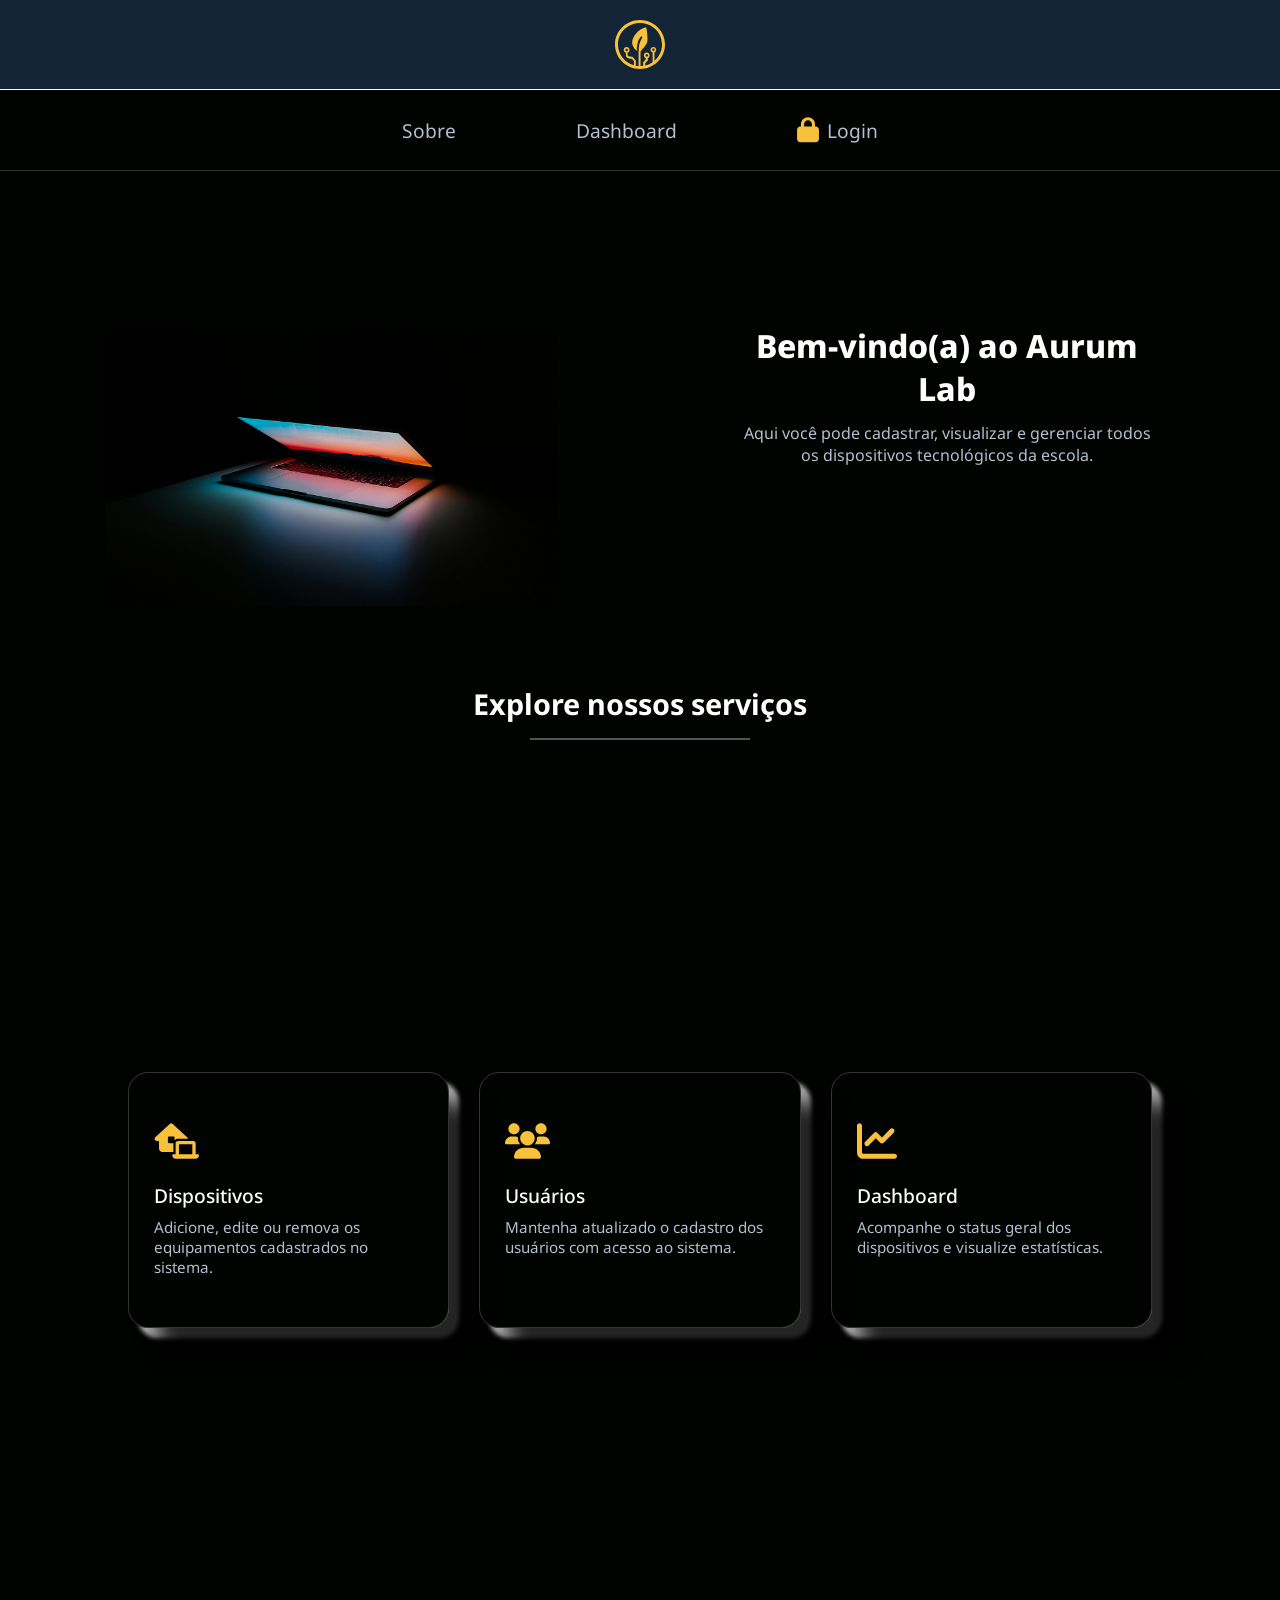
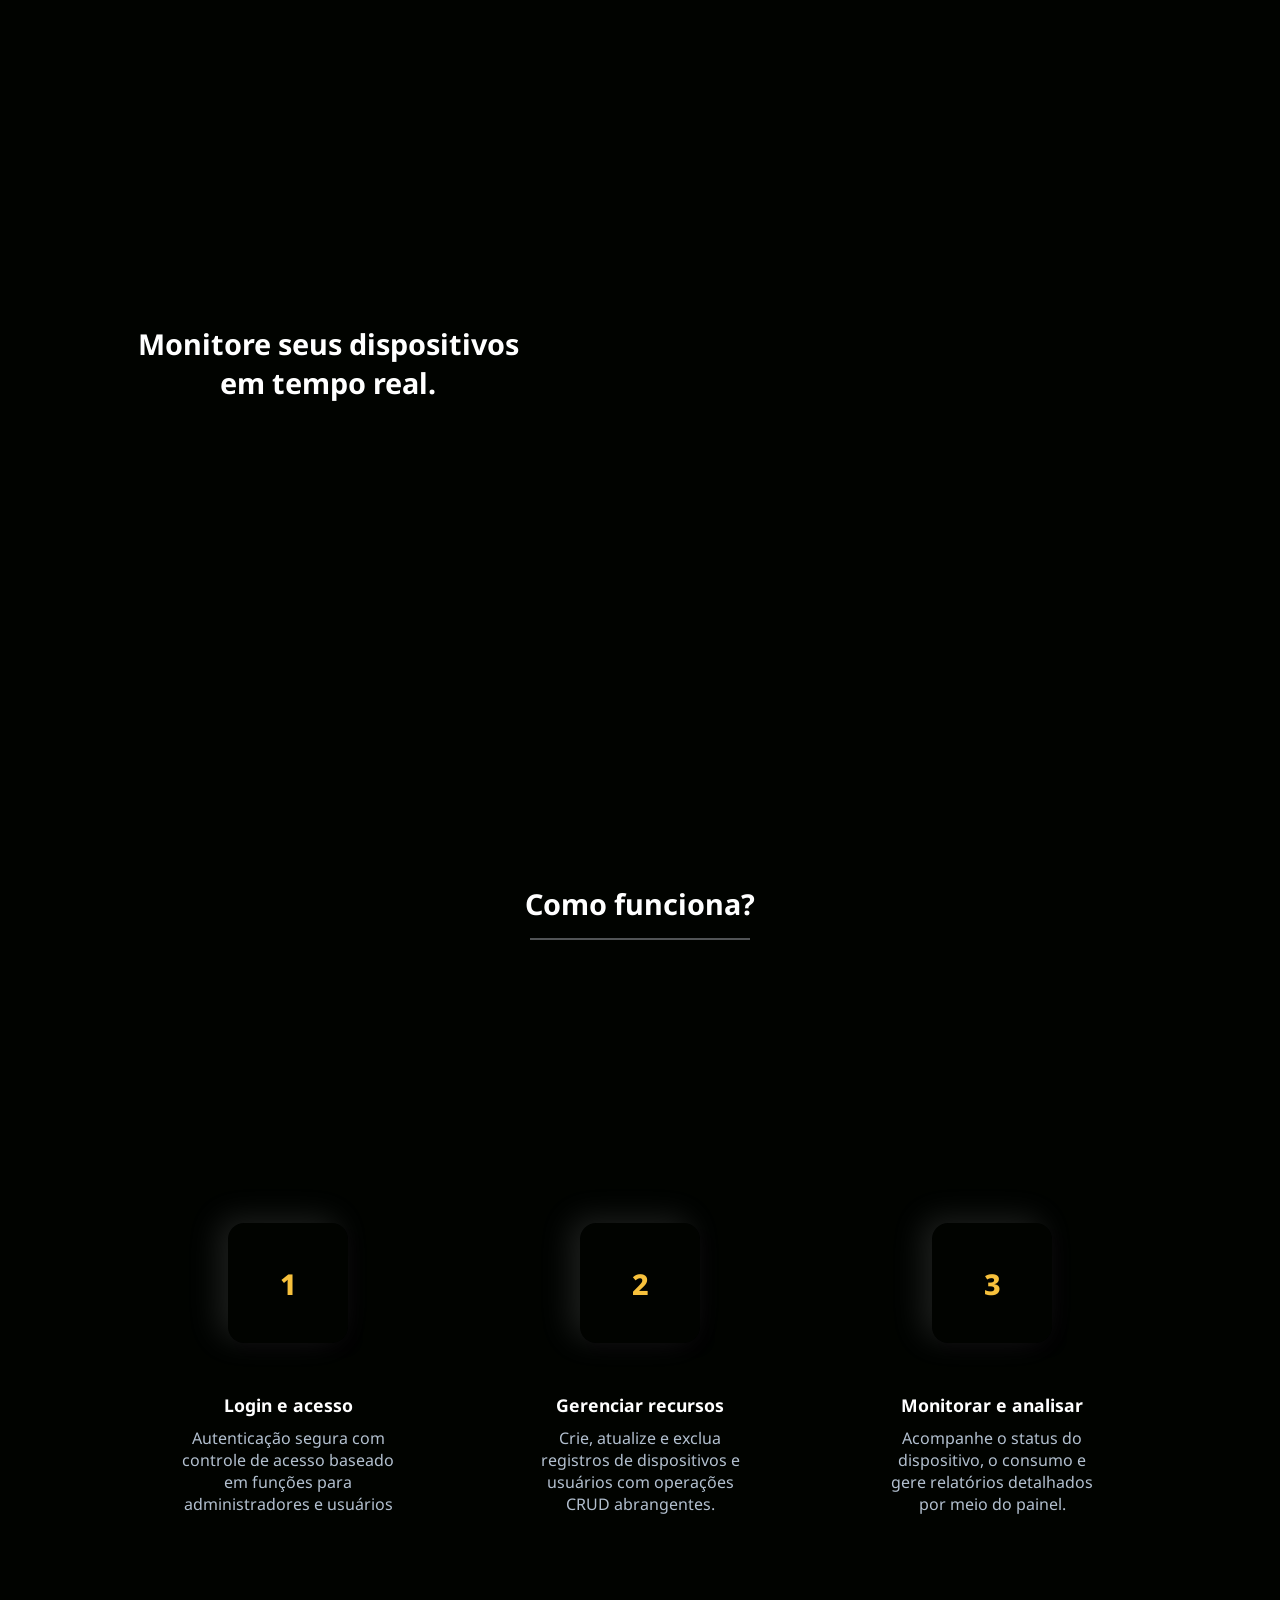
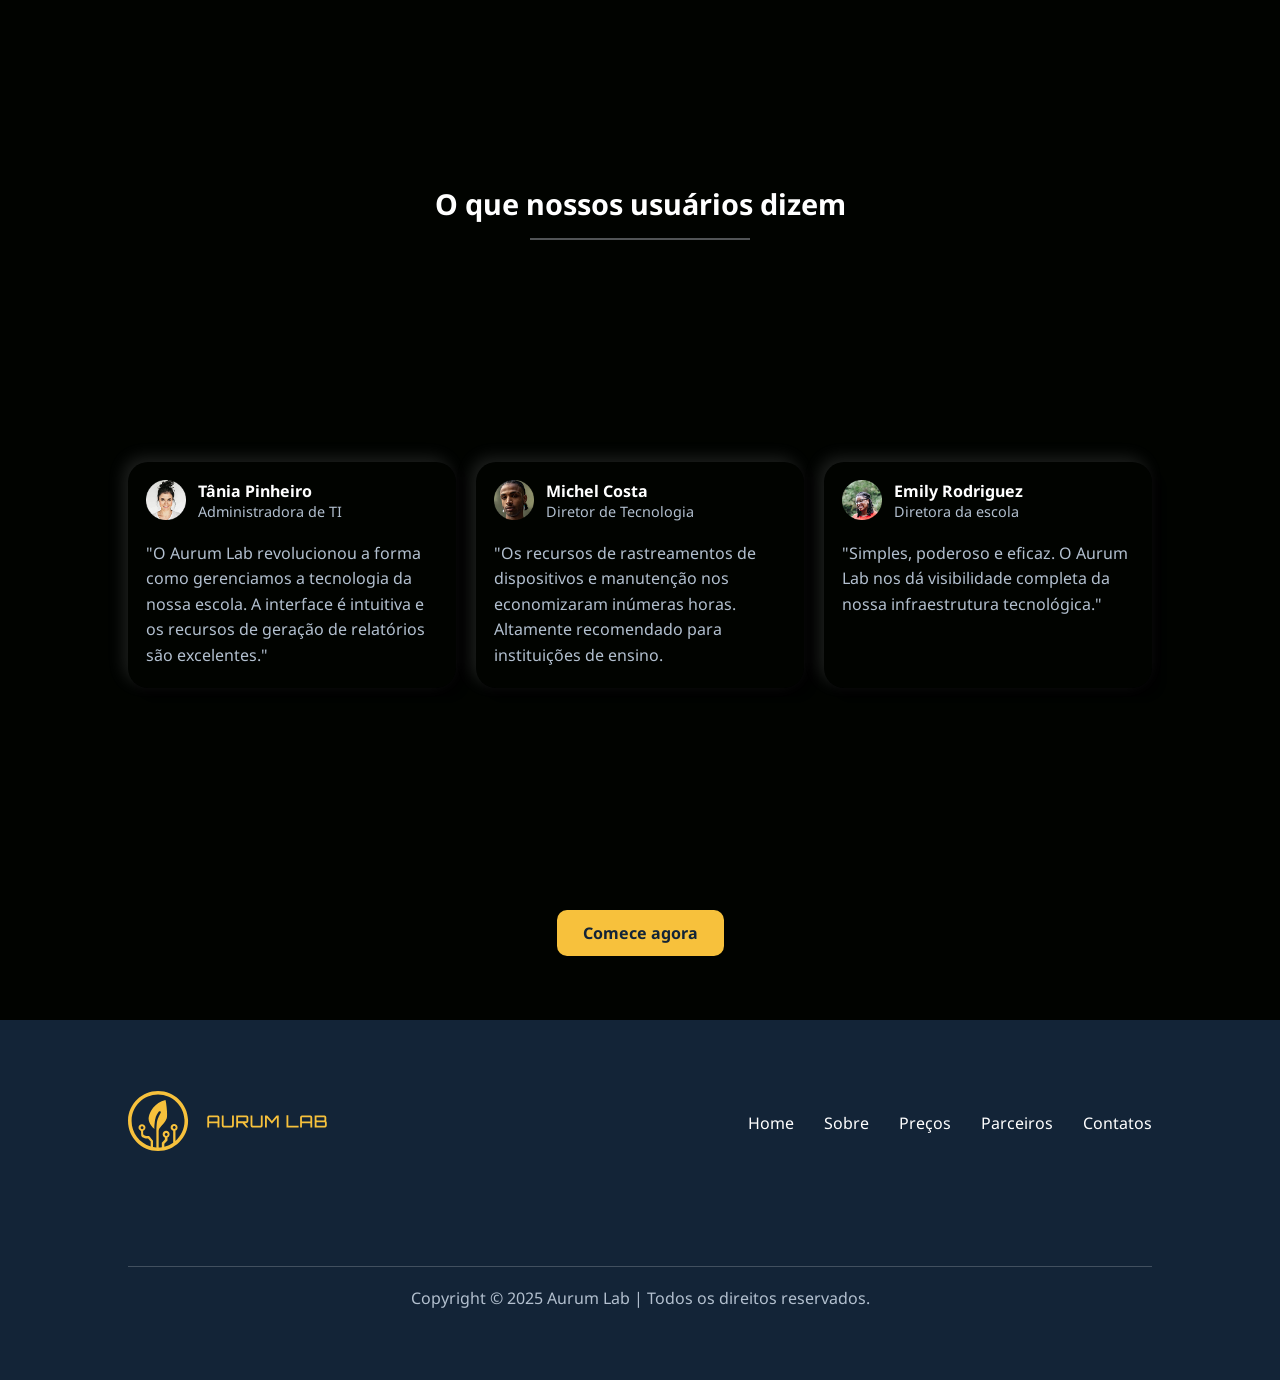
<file: index.html>
<!DOCTYPE html>
<html lang="pt-BR">
<head>
    <meta charset="UTF-8">
    <meta name="viewport" content="width=device-width, initial-scale=1.0">
    <title>Aurum Lab - Home</title>
    <link rel="stylesheet" href="./Projeto Aurum/assets/styles/style.css">
    <link rel="stylesheet" href="./Projeto Aurum/assets/styles/global.css">
</head>
<body>

    <header class="cabecalho">
        <a href="#" class="barra-topo">
            <img src="Projeto Aurum/assets/img/icone-logo.svg" alt="Logotipo Aurum Lab" class="logo">
        </a>
        <nav class="navegacao">
            <ul class="lista-menu">
                <li><a href="" class="link-ativo">Sobre</a></li>
                <li><a href="">Dashboard</a></li>
                <li>
                    <a href="" class="item-login">
                        <img src="Projeto Aurum/assets/icon/lock.svg" alt="">
                        Login
                    </a>
                </li>
            </ul>
        </nav>
    </header>

    <main>
        <!-- Seção Banner -->
        <section class="secao-banner">
            <div class="textos-banner">
                <h1 class="titulo-banner-principal">Bem-vindo(a) ao Aurum Lab</h1>
                <p class="subtitulo-banner">Aqui você pode cadastrar, visualizar e gerenciar todos os dispositivos tecnológicos da escola.</p>
            </div>
        </section>
        <!-- Seção Serviços -->
        <section class="secao-servicos">
            <div class="cabecalho-secao">
                <h2>Explore nossos serviços</h2>
                <span class="linha-decorativa"></span>
            </div>
            <div class="grade-servicos">
                <div class="cartao-servico">
                    <img src="Projeto Aurum/assets/icon/house-laptop.svg" alt="" class="icone">
                    <h3 class="titulo-cartao">Dispositivos</h3>
                    <p class="descricao-cartao">Adicione, edite ou remova os equipamentos cadastrados no sistema.</p>
                </div>
                <div class="cartao-servico">
                    <img src="Projeto Aurum/assets/icon/users.svg" alt="" class="icone">
                    <h3 class="titulo-cartao">Usuários</h3>
                    <p class="descricao-cartao">Mantenha atualizado o cadastro dos usuários com acesso ao sistema.</p>
                </div>
                <div class="cartao-servico">
                    <img src="Projeto Aurum/assets/icon/chart-line.svg" alt="" class="icone">
                    <h3 class="titulo-cartao">Dashboard</h3>
                    <p class="descricao-cartao">Acompanhe o status geral dos dispositivos e visualize estatísticas.</p>
                </div>
            </div>
        </section>
        <!-- Seção Monitoramento -->
        <section class="secao-monitoramento">
            <h2 class="titulo-banner-meio">Monitore seus dispositivos em tempo real.</h2>
        </section>
        <section class="secao-como-funciona">
            <div class="cabecalho-secao">
                <h2 class="titulo-secao">Como funciona?</h2>
                <span class="linha-decorativa"></span>
            </div>
            <div class="grade-passos">
                <div class="passo">
                    <span class="numero-passo">1</span>
                    <h3 class="titulo-passo">Login e acesso</h3>
                    <p class="texto-passo">Autenticação segura com controle de acesso baseado em funções para administradores e usuários</p>
                </div>
                <div class="passo">
                    <span class="numero-passo">2</span>
                    <h3 class="titulo-passo">Gerenciar recursos</h3>
                    <p class="texto-passo">Crie, atualize e exclua registros de dispositivos e usuários com operações CRUD abrangentes.</p>
                </div>
                <div class="passo">
                    <span class="numero-passo">3</span>
                    <h3 class="titulo-passo">Monitorar e analisar</h3>
                    <p class="texto-passo">Acompanhe o status do dispositivo, o consumo e gere relatórios detalhados por meio do painel.</p>
                </div>
            </div>
        </section>
        <!-- Seção Depoimentos -->
        <section class="secao-depoimentos">
        <div class="cabecalho-secao">
            <h2 class="titulo-secao">O que nossos usuários dizem</h2>
            <span class="linha-decorativa"></span>
        </div>
        <div class="grade-depoimentos">
            <div class="depoimento">
                <div class="topo-depoimento">
                    <img src="Projeto Aurum/assets/img/img-user1.png" alt="" class="foto-usuario">
                    <div>
                        <h3 class="nome-usuario">Tânia Pinheiro</h3>
                        <p class="cargo-usuario">Administradora de TI</p>
                    </div>
                </div>
                <p class="texto-depoimento">"O Aurum Lab revolucionou a forma como gerenciamos a tecnologia da nossa escola. A interface é intuitiva e os recursos de geração de relatórios são excelentes."</p>
            </div>
            <div class="depoimento">
                <div class="topo-depoimento">
                    <img src="Projeto Aurum/assets/img/img-user2.png" alt="" class="foto-usuario">
                    <div>
                        <h3 class="nome-usuario">Michel Costa</h3>
                        <p class="cargo-usuario">Diretor de Tecnologia</p>
                    </div>
                </div>
                <p class="texto-depoimento">"Os recursos de rastreamentos de dispositivos e manutenção nos economizaram inúmeras horas. Altamente recomendado para instituições de ensino.</p>
            </div>
            <div class="depoimento">
                <div class="topo-depoimento">
                    <img src="Projeto Aurum/assets/img/img-user3.png" alt="" class="foto-usuario">
                    <div>
                        <h3 class="nome-usuario">Emily Rodriguez</h3>
                        <p class="cargo-usuario">Diretora da escola</p>
                    </div>
                </div>
                <p class="texto-depoimento">"Simples, poderoso e eficaz. O Aurum Lab nos dá visibilidade completa da nossa infraestrutura tecnológica."</p>
            </div>
        </div>
        <a href="" class="botao-primario">Comece agora</a>
    </main>

    <!-- Rodapé -->
    <footer class="rodape">
        <div class="rodape-conteudo">
            <a href="#">
                <img src="Projeto Aurum/assets/img/logo-horizontal.svg" alt="" class="logo-rodape">
            </a>
            <nav>
                <ul class="lista-rodape">
                    <li><a href="#">Home</a></li>
                    <li><a href="#">Sobre</a></li>
                    <li><a href="#">Preços</a></li>
                    <li><a href="#">Parceiros</a></li>
                    <li><a href="#">Contatos</a></li>
                </ul>
            </nav>
        </div>
        <div class="final-rodape">
            <div class="linha-divisoria"></div>
            <p class="direitos">
                Copyright © 2025 Aurum Lab | Todos os direitos reservados.
            </p>
        </div>
    </footer>

</body>
</html>
</file>
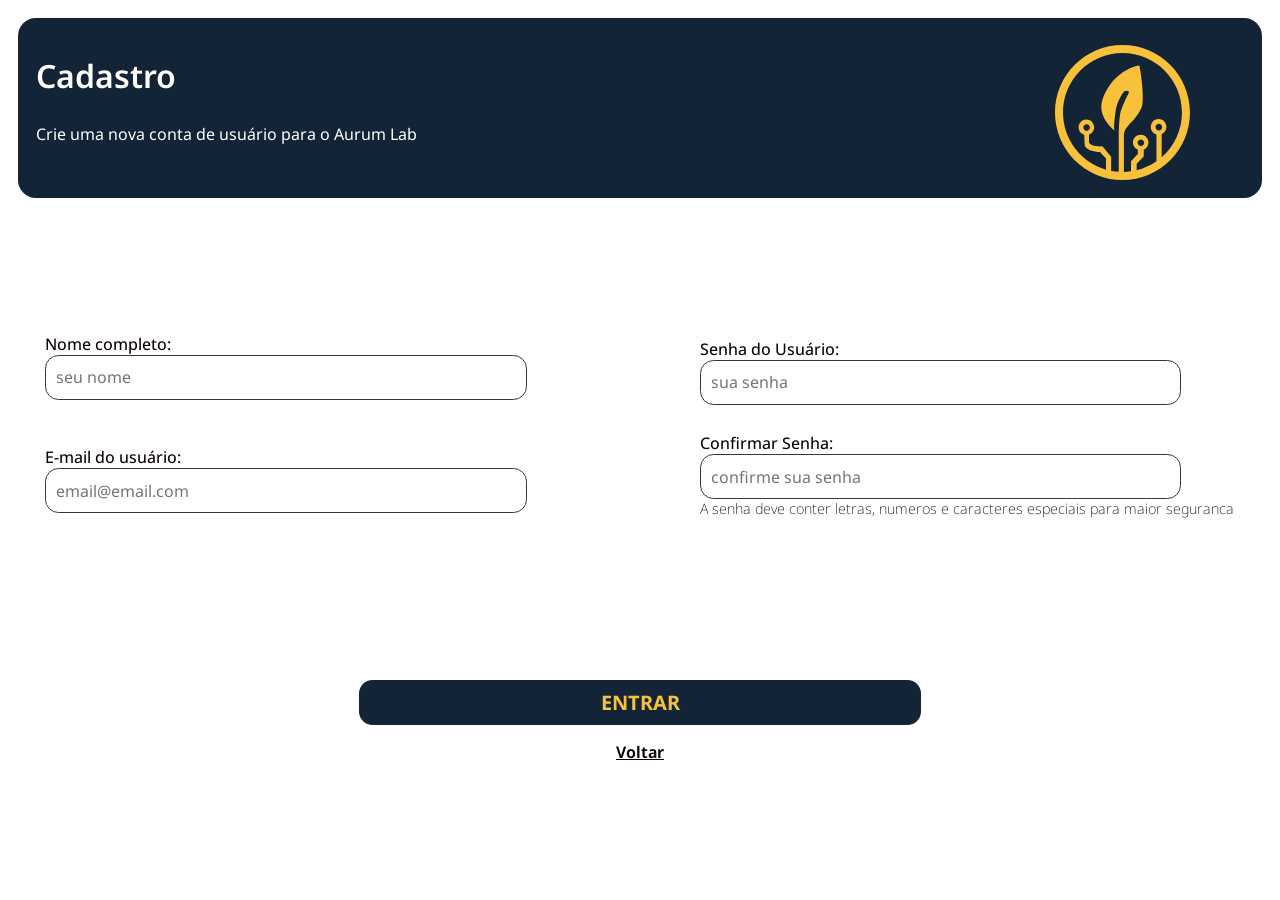
<file: cadastro.html>
<!DOCTYPE html>
<html lang="pt-BR">

<head>
    <meta charset="UTF-8">
    <meta name="viewport" content="width=device-width, initial-scale=1.0">
    <title>Aurum Lab - Cadastro</title>
    <link rel="stylesheet" href="./Projeto Aurum/assets/styles/cadastro.css">
    <link rel="stylesheet" href="./Projeto Aurum/assets/styles/global.css">

</head>

<body>
    <main class="cadastro-inteiro">
        <header class="tela-cadastro">
            <div class="textos-cadastro">
                <p class="titulo">Cadastro</p>
                <p class="subtitulo">Crie uma nova conta de usuário para o Aurum Lab</p>
            </div>
            <img src="Projeto Aurum/assets/img/icone-logo.svg" alt="Logo Aurum Lab" class="logo">
        </header>
        <main class="cadastro-paineis">
            <section class="paineis">
                <form class="painel-esquerdo">
                    <section class="painel-superior-esquerdo">
                        <label for="nome">Nome completo:</label>
                        <input type="nome" class="nome" placeholder="seu nome" required>


                    </section>
                    <section class="painel-inferior-esquerdo">
                        <form action="./enviar" class="campo-email">
                            <label for="email">E-mail do usuário:</label>
                            <input type="email" class="email" placeholder="email@email.com" required>
                        </form>
                    </section>
                </form>
                <form class="painel-direito">
                    <section class="painel-superior-direito">

                        <div class="campo-senha">
                            <label for="senha" class="senha">Senha do Usuário:</label>
                            <input type="password" class="senha" placeholder="sua senha" required>

                            <span class="icone-olho">
                            </span>
                        </div>

                    </section>
                    <section class="painel-inferior-direito">
                        <label for="senha" class="senha-confirma">Confirmar Senha:</label>
                        <input type="password" id="confirma-senha" placeholder="confirme sua senha" required>
                        <p class="texto-aviso">A senha deve conter letras, numeros e caracteres especiais para maior seguranca</p>
                    </section>
                </form>
            </section>
            <div class="botoes">
                <button type="submit" class="botao-cadastro">ENTRAR</button>
                <a href="login.html" class="botao-voltar">Voltar</a>
            </div>
        </main>
    </main>
</body>

</html>


</body>

</html>
</file>
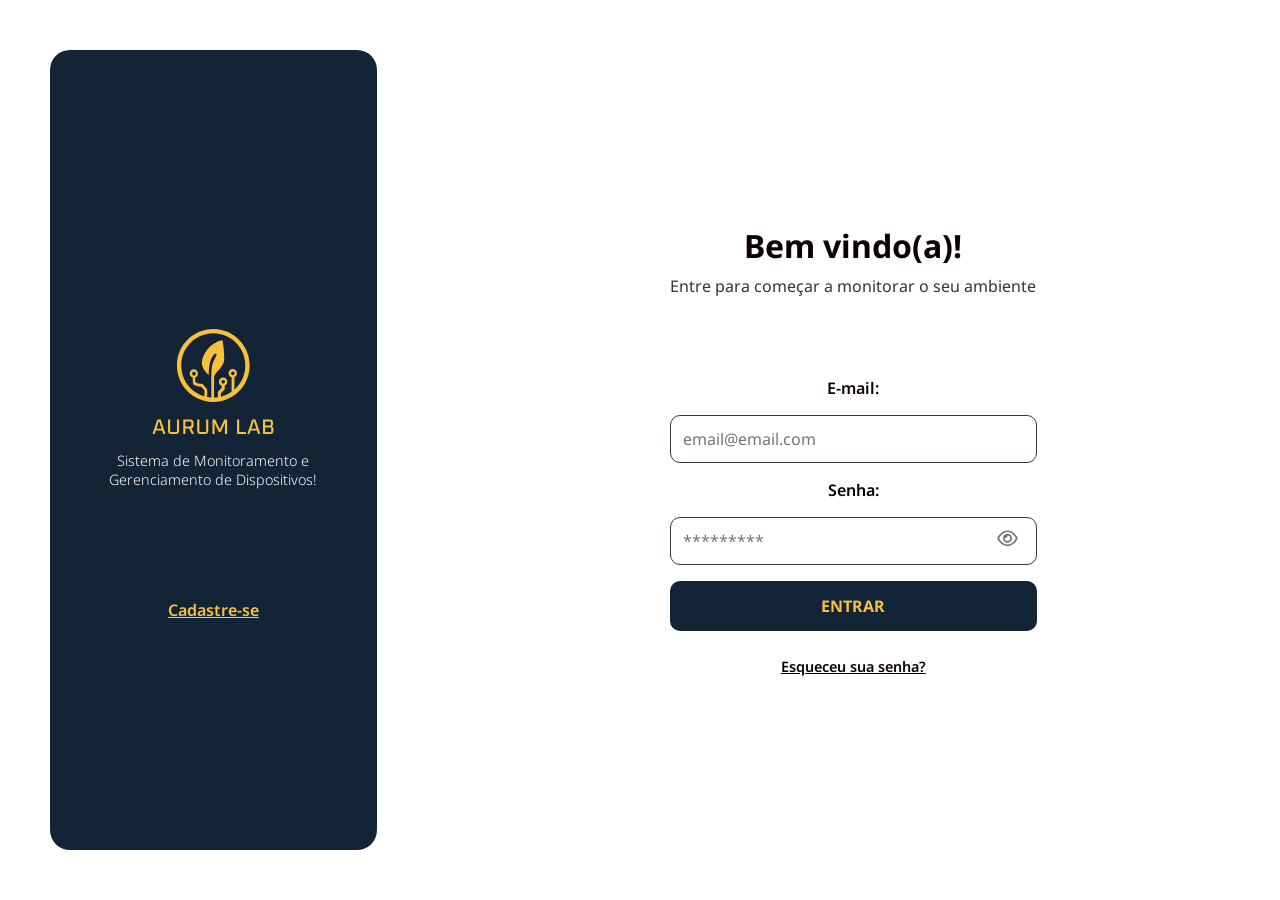
<file: login.html>
<!DOCTYPE html>
<html lang="pt-BR">
<head>
    <meta charset="UTF-8">
    <meta name="viewport" content="width=device-width, initial-scale=1.0">
    <title>Aurum Lab - Login</title>
    <link rel="stylesheet" href="./Projeto Aurum/assets/styles/login.css">
    <link rel="stylesheet" href="./Projeto Aurum/assets/styles/global.css">
</head>
<body>

    <main class="container-login">
        <!-- Lado esquerdo -->
        <aside class="painel-esquerdo">
            <img src="Projeto Aurum/assets/img/logo-vertical.svg" alt="Logotipo Aurum Lab" class="logo">
            <img src="Projeto Aurum/assets/img/icone-logo.svg" alt="" class="logo-resp">
            <p class="descricao">Sistema de Monitoramento e Gerenciamento de Dispositivos!</p>
            <a href="#" class="link-cadastro">Cadastre-se</a>
        </aside>

        <!-- Lado direito -->
        <section class="painel-direito">
            <header class="cabecalho-login">
                <h2 class="titulo-login">Bem vindo(a)!</h2>
                <p class="subtitulo-login">Entre para começar a monitorar o seu ambiente</p>
            </header>

            <form class="form-login">
                <label for="email">E-mail:</label>
                <input type="email" id="email" placeholder="email@email.com" required>

                <label for="senha">Senha:</label>
                <div class="campo-senha">
                    <input type="password" id="senha" placeholder="*********" required>
                    <span class="icone-olho">
                        <img src="Projeto Aurum/assets/icon/eye.svg" alt="">
                    </span>
                </div>

                <button type="submit" class="botao-login">ENTRAR</button>
                <a href="#" class="link-esqueci">Esqueceu sua senha?</a>
                <p class="erro-login">E-mail e senha incorretos</p>
            </form>
        </section>
    </main>

</body>
</html>
</file>
<file: Projeto Aurum/assets/styles/style.css>
body
{
    color: var(--branco);
    background-color: var(--bg-home);
}

/* Cabeçalho (Header) */

.cabecalho
{
    display: flex;
    flex-direction: column;
    background-color: var(--fundo);
    box-shadow: 0 1px 0 var(--borda-suave);
}

.logo
{
    width: 4%;
}

.barra-topo
{
    display: flex;
    align-items: center;
    justify-content: center;
    padding: 40px 20px;
    height: 10vh;
    border-bottom: 1px solid var(--branco);
}

.navegacao
{
    display: flex;
    justify-content: center;
    align-items: center;
    height: 5vh;
    padding: 40px;
    background-color: var(--bg-home);
}

.lista-menu
{
    display: flex;
    align-items: center;
    justify-content: center;
    list-style: none;
    gap: 10%;
    width: 100%;
}
.lista-menu a
{
    color: var(--texto-suave);
    font-size: 1.2em;
    text-decoration: none;
}
.lista-menu a:hover
{
    opacity: 0.5;
}

.item-login
{
    display: flex;
    align-items: center;
    gap: 8px;
}

.cadeado
{
    width: 20px;
    height: 20px;
}

/* Banner */

.secao-banner
{
    background-image: url("../img/Banner\ Home.png");
    background-position: 20% bottom;
    background-repeat: no-repeat;
    background-size: 70%;

    display: flex;
    flex-direction: column;
    justify-content: center;
    align-items: flex-end;
    height: 50vh;
    padding: 0 10%;
}

.textos-banner
{
    display: flex;
    flex-direction: column;
    align-items: center;
    justify-content: center;
    text-align: center;
    max-width: 40%;
}

.titulo-banner-principal
{
    font-size: 2rem;
    font-weight: 800;
    margin-bottom: 12px;
}

.subtitulo-banner
{
    text-align: center;
    color: var(--texto-suave);
}

/* Serviços */

.secao-servicos
{
    display: flex;
    flex-direction: column;
    align-items: center;
    justify-content: space-between;
    height: 100vh;
    background-color: var(--bg-home);
    padding: 5% 10% 15%;
}

h2
{
    font-size: 1.8em;
    font-weight: 700;
    margin-bottom: 15px;
}

.linha-decorativa
{
    width: 220px;
    height: 2px;
    background-color: var(--linha-decorativa);
    opacity: .4;
}

.cabecalho-secao
{
    display: flex;
    flex-direction: column;
    align-items: center;
}

.grade-servicos
{
    display: grid;
    grid-template-columns: repeat(3, 1fr);
    gap: 30px;
}

.cartao-servico
{
    border-radius: 20px;
    padding: 50px 25px;
    box-shadow: 30px 30px 20px var(--sombra-neo-escura),
                10px 10px 4px var(--sombra-neo-clara);
    border: 1px solid var(--borda-suave);
}

.icone
{
    height: 36px;
    margin-bottom: 10px;
}

.titulo-cartao
{
    margin: 8px 0;
    font-size: 1.2em;
    font-weight: 500;
    color: var(--branco);
}

.descricao-cartao
{
    color: var(--texto-suave);
    font-size: 0.95em;
}

/* Monitoramento */

.secao-monitoramento
{
   background-image: url("../img/Banner\ monitore\ dispositivos.png");
   background-repeat: no-repeat;
   background-position: center;
   background-size: cover;
   background-attachment: fixed;
   width: 100%;
   height: 100vh;
   padding: 80px 0;
   display: flex;
   align-items: center;
}

.titulo-banner-meio
{
    font-size: 1.8rem;
    text-align: center;
    width: 400px;
    margin-left: 10%;
}

/* Como funciona */

.secao-como-funciona
{
    padding: 5% 10% 10%;
    display: flex;
    flex-direction: column;
    align-items: center;
    gap: 40%;
    height: 100vh;
}

.grade-passos
{
    display: grid;
    grid-template-columns: repeat(3, 1fr);
    gap: 32px;
    justify-items: center;
}

.passo
{
    display: flex;
    flex-direction: column;
    align-items: center;
    text-align: center;
    max-width: 70%;
}

.numero-passo
{
    display: flex;
    align-items: center;
    justify-content: center;
    width: 120px;
    height: 120px;
    border-radius: 16px;
    font-weight: 800;
    font-size: 1.8rem;
    color: var(--amarelo);
    box-shadow: -10px -5px 30px var(--sombra-passo-clara),
                10px 10px 4px var(--sombra-passo-escura);
    margin-bottom: 50px;
}

.titulo-passo
{
    margin-bottom: 10px;
    font-size: 1.1rem;
}

.texto-passo
{
    color: var(--texto-suave);
}

/* Depoimentos */

.secao-depoimentos
{
    display: flex;
    flex-direction: column;
    justify-content: space-between;
    align-items: center;
    padding: 5% 10%;
    height: 100vh;
}

.grade-depoimentos
{
    display: grid;
    grid-template-columns: repeat(3, 1fr);
    gap: 20px;
}

.depoimento
{
    display: flex;
    flex-direction: column;
    gap: 20px;
    border-radius: 20px;
    padding: 18px 18px 20px;
    box-shadow: -5px -5px 15px var(--sombra-passo-clara),
                10px 10px 4px var(--sombra-passo-escura);
}

.topo-depoimento
{
    display: flex;
    align-items: center;
    gap: 12px;
}

.foto-usuario
{
    width: 40px;
    height: 40px;
}

.nome-usuario
{
    font-size: 1em;
}

.cargo-usuario
{
    color: var(--texto-suave);
    font-size: 0.90em;
}

.texto-depoimento
{
    color: var(--texto-suave);
    line-height: 1.6;
}

.botao-primario
{
    background-color: var(--amarelo);
    color: var(--fundo);
    padding: 12px 26px;
    border-radius: 10px;
    text-decoration: none;
    font-weight: 700;
    transition: transform .15s ease;
}

.botao-primario:hover
{
    transform: translateY(-10px);
    background-color: #D7A31D;
}

/* Rodapé (Footer) */

.rodape
{
    display: flex;
    flex-direction: column;
    justify-content: space-around;
    background-color: var(--fundo);
    padding: 2% 10%;
    color: var(--branco);
    height: 40vh;
}

.rodape-conteudo
{
    display: flex;
    justify-content: space-between;
    align-items: center;
}

.logo-rodape
{
    width: 200px;
}

.lista-rodape
{
    display: flex;
    gap: 30px;
    list-style: none;
}

li a
{
    text-decoration: none;
    color: var(--branco);
}

.linha-divisoria
{
    height: 1px;
    background-color: var(--borda-suave);
    margin-top: 20px;
}

.direitos
{
    text-align: center;
    color: var(--texto-suave);
    font-size: 1em;
    margin-top: 20px;
}
</file>
<file: Projeto Aurum/assets/styles/global.css>
@import url('https://fonts.googleapis.com/css2?family=Noto+Sans:ital,wght@0,100..900;1,100..900&display=swap');

:root
{
    --fundo: #132437;
    --bg-home: #010300;
    --linha-decorativa: #C7CDD6;
    --texto-suave: #B3C0CF;
    --branco: #FFFFFF;
    --amarelo: #F7C13C;
    --borda-suave: rgba(255,255,255,0.2);
    --sombra-passo-clara: rgba(145,145,145,0.2);
    --sombra-passo-escura: rgba(0,0,0,0.50);
    --sombra-neo-clara: rgba(255,255,255,0.7);
    --sombra-neo-escura: rgba(0,0,0,0.8);
    --texto-escuro: #0c0101;
    --borda: #313A3E;
    --erro: #D40000;
}

*
{
    box-sizing: border-box;
    margin: 0;
    padding: 0;
    font-family: "Noto Sans", sans-serif;
}

html
{
    scroll-behavior: smooth;
}
</file>
<file: Projeto Aurum/assets/styles/cadastro.css>
body
{
    background-color: var(--branco);
    color: var(--texto-escuro);
}

.tela-cadastro
{
    margin: 2vh 2vh 5vh 2vh;
    background-color: var(--fundo);
    color: var(--branco);
    display: grid;
    grid-template-columns: 1fr 1fr;
    height: 20vh;
    border-radius: 2vh;
    padding: 1vh;
}

.textos-cadastro
{
    display: grid;
    grid-template-columns: 1fr;
    flex-direction: column;
    padding: 1vh;
    gap: 0.5vh;
    margin-bottom: 2vh;
}

.logo
{
    width: 15vh;
    margin-top: 2vh;
    margin-right: 7vh;
    display: flex;
    justify-self: flex-end;
}

.titulo
{
    color: var(--branco);
    font-size: 2em;
    font-weight: 600;
    display: flex;
    justify-content: flex-start;
    text-align: left;
    margin-top: 2vh;
}

.subtitulo
{
    color: var(--branco);
    font-weight: 400;
    margin-top: 0.5vh;
    display: flex;
    justify-content: flex-start;
}

input
{
    padding: 1.15vh;
    border: 1px solid var(--borda);
    border-radius: 1.5vh;
    font-size: 1rem;
    width: 90%;
}

label
{
    font-weight: 444;
}

placeholder
{
    margin-left: 1vh;
}

.cadastro-paineis
{
    height: 30vh;
    margin: 5vh 5vh;
}

.paineis
{
    display: flex;
    justify-content: space-between;


    height: 40vh;
}

.painel-esquerdo
{
    display: flex;
    flex-direction: column;
    justify-content: space-between;
    width: 45%;
    height: 20vh;
    margin-top: 10vh;
}


.painel-direito
{
    display: flex;
    flex-direction: column;
    justify-content: space-between;
    width: 45%;
    height: 20vh;
    margin-top: 10.555vh;
    gap: 21px;
}

.texto-aviso
{
    font-weight: 200;
    font-size: 0.9em;
}


.botoes
{
    display: grid;
    height: 20vh;
    flex-direction: column;
    align-items: center;
    justify-content: center;
    gap: 1vh;
    margin: 5vh;
}

.botao-cadastro
{
    background-color: var(--fundo);
    color: var(--amarelo);
    border: none;
    border-radius: 1.5vh;
    font-weight: 700;
    font-size: 1.25rem;
    width: 62.5vh;
    padding: 1vh;

}

.botao-cadastro:hover
{
    cursor: pointer;
    background-color: #24354D;
    color: #FFD700;
}

.botao-voltar
{
    background-color: white;
    text-decoration: underline;
    color: var(--texto-escuro);
    display: flex;
    justify-content: center;
    margin-top: -10vh;
    font-weight: 650;
}
.botao-voltar:hover
{
    cursor: pointer;
    color: var(--amarelo);
}


@media (max-width: 390px)
{
   .tela-cadastro{ margin: auto;}

   .logo{width: 5vh;}
}
</file>
<file: Projeto Aurum/assets/styles/login.css>
body
{
    background-color: var(--branco);
    color: var(--texto-escuro);
}

.container-login
{
    display: grid;
    grid-template-columns: 1fr 2fr;
    height: 100vh;
}

/* Lado esquerdo */

.painel-esquerdo
{
    display: flex;
    flex-direction: column;
    align-items: center;
    justify-content: center;
    margin: 50px;
    padding: 40px;
    border-radius: 20px;
    text-align: center;
    background-color: var(--fundo);
    color: var(--branco);
}

.logo
{
    width: 50%;
    margin: 50px 0 10px;
}

.descricao
{
    margin: 0 0 60px;
    font-size: 0.9em;
    font-weight: 300;
}

.link-cadastro
{
    color: var(--amarelo);
    font-weight: 600;
    margin-top: 50px;
    text-decoration: underline;
}

/* Lado direito */

.painel-direito
{
    display: flex;
    flex-direction: column;
    justify-content: center;
    align-items: center;
    text-align: center;
    gap: 50px;
    padding: 40px 60px;
}

.cabecalho-login
{
    margin-bottom: 30px;
}

.titulo-login
{
    font-size: 2rem;
    margin: 0;
}

.subtitulo-login
{
    margin: 8px 0 0;
    color: #333333;
}

.form-login
{
    display: flex;
    flex-direction: column;
    align-items: center;
    width: 50%;
    gap: 16px;
}

label
{
    font-weight: 600;
    align-items: flex-start;
}

input
{
    padding: 12px;
    border: 1px solid var(--borda);
    border-radius: 10px;
    font-size: 1rem;
    width: 100%;
}

.campo-senha
{
    display: flex;
    align-items: center;
    width: 100%;
    position: relative;
}

.icone-olho
{
    position: absolute;
    right: 5%;
    top: 50%;
    transform: translateY(-50%); /* Move o elemnto para cima no valor de metade da sua própria altura */
}

.botao-login
{
    background-color: var(--fundo);
    color: var(--amarelo);
    padding: 14px;
    border: none;
    border-radius: 10px;
    font-weight: 700;
    font-size: 1rem;
    width: 100%;
}

.botao-login:hover
{
    background-color: #26394E;
    cursor: pointer;
}

.link-esqueci
{
    text-align: center;
    font-size: 0.9rem;
    text-decoration: underline;
    font-weight: 600;
    color: var(--texto-escuro);
    margin-top: 10px;
}

.erro-login
{
    color: var(--erro);
    font-weight: 600;
    text-align: center;
    margin-top: 20px;
    display: none; /* Inicialmente oculto */
}

.logo-resp
{
    display: none;
}

/* Responsividade - Média Query */

@media (max-width: 900px)
{
    .container-login{grid-template-columns: 1fr;}

    .painel-esquerdo{margin: 0;}

    .descricao{font-size: 1.1em; max-width: 55%;}

    .logo{display: none;}

    .logo-resp{display: inline; margin-bottom: 50px;}
}

@media (max-width: 600px)
{
    
}
</file>
